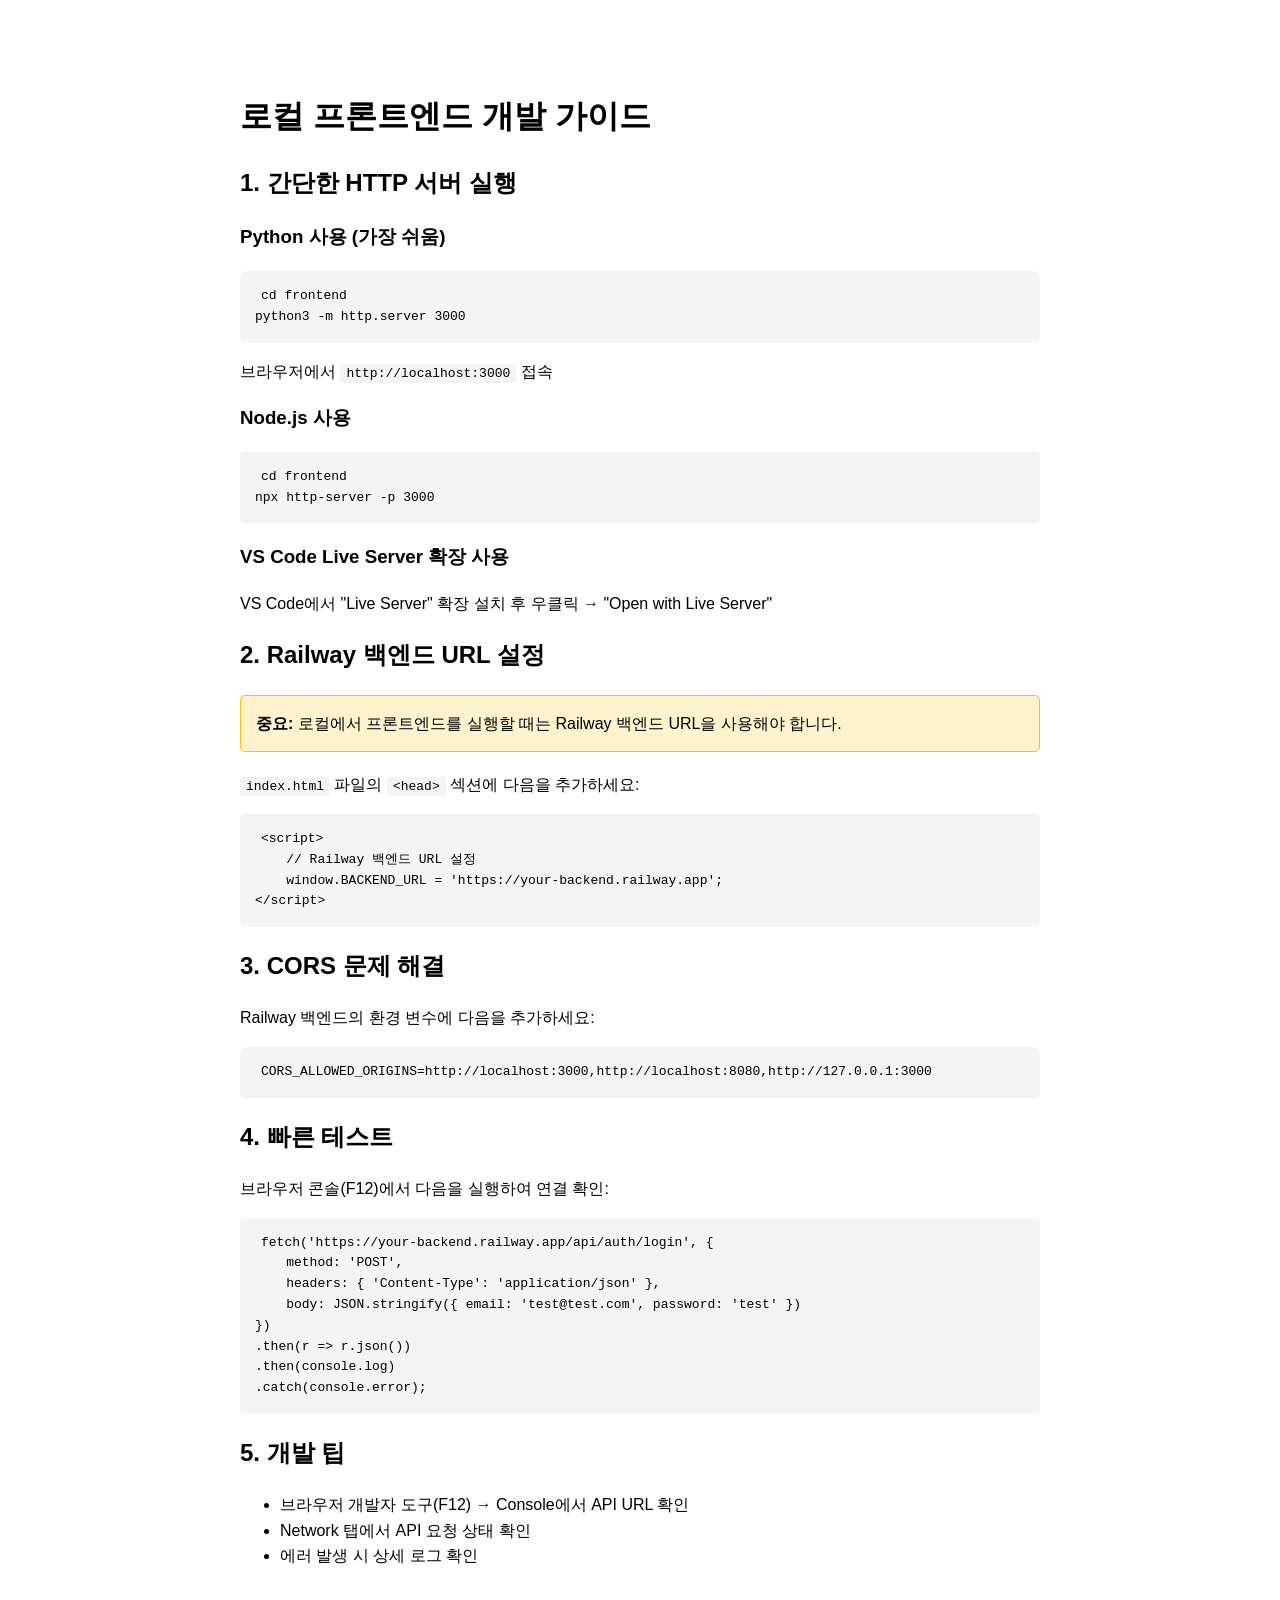
<file: frontend/local-dev.html>
<!DOCTYPE html>
<html lang="ko">
<head>
    <meta charset="UTF-8">
    <meta name="viewport" content="width=device-width, initial-scale=1.0">
    <title>로컬 개발 가이드</title>
    <style>
        body {
            font-family: Arial, sans-serif;
            max-width: 800px;
            margin: 50px auto;
            padding: 20px;
            line-height: 1.6;
        }
        code {
            background: #f4f4f4;
            padding: 2px 6px;
            border-radius: 3px;
        }
        pre {
            background: #f4f4f4;
            padding: 15px;
            border-radius: 5px;
            overflow-x: auto;
        }
        .warning {
            background: #fff3cd;
            border: 1px solid #ffc107;
            padding: 15px;
            border-radius: 5px;
            margin: 20px 0;
        }
    </style>
</head>
<body>
    <h1>로컬 프론트엔드 개발 가이드</h1>
    
    <h2>1. 간단한 HTTP 서버 실행</h2>
    
    <h3>Python 사용 (가장 쉬움)</h3>
    <pre><code>cd frontend
python3 -m http.server 3000</code></pre>
    <p>브라우저에서 <code>http://localhost:3000</code> 접속</p>
    
    <h3>Node.js 사용</h3>
    <pre><code>cd frontend
npx http-server -p 3000</code></pre>
    
    <h3>VS Code Live Server 확장 사용</h3>
    <p>VS Code에서 "Live Server" 확장 설치 후 우클릭 → "Open with Live Server"</p>
    
    <h2>2. Railway 백엔드 URL 설정</h2>
    
    <div class="warning">
        <strong>중요:</strong> 로컬에서 프론트엔드를 실행할 때는 Railway 백엔드 URL을 사용해야 합니다.
    </div>
    
    <p><code>index.html</code> 파일의 <code>&lt;head&gt;</code> 섹션에 다음을 추가하세요:</p>
    
    <pre><code>&lt;script&gt;
    // Railway 백엔드 URL 설정
    window.BACKEND_URL = 'https://your-backend.railway.app';
&lt;/script&gt;</code></pre>
    
    <h2>3. CORS 문제 해결</h2>
    
    <p>Railway 백엔드의 환경 변수에 다음을 추가하세요:</p>
    
    <pre><code>CORS_ALLOWED_ORIGINS=http://localhost:3000,http://localhost:8080,http://127.0.0.1:3000</code></pre>
    
    <h2>4. 빠른 테스트</h2>
    
    <p>브라우저 콘솔(F12)에서 다음을 실행하여 연결 확인:</p>
    
    <pre><code>fetch('https://your-backend.railway.app/api/auth/login', {
    method: 'POST',
    headers: { 'Content-Type': 'application/json' },
    body: JSON.stringify({ email: 'test@test.com', password: 'test' })
})
.then(r => r.json())
.then(console.log)
.catch(console.error);</code></pre>
    
    <h2>5. 개발 팁</h2>
    
    <ul>
        <li>브라우저 개발자 도구(F12) → Console에서 API URL 확인</li>
        <li>Network 탭에서 API 요청 상태 확인</li>
        <li>에러 발생 시 상세 로그 확인</li>
    </ul>
</body>
</html>
</file>
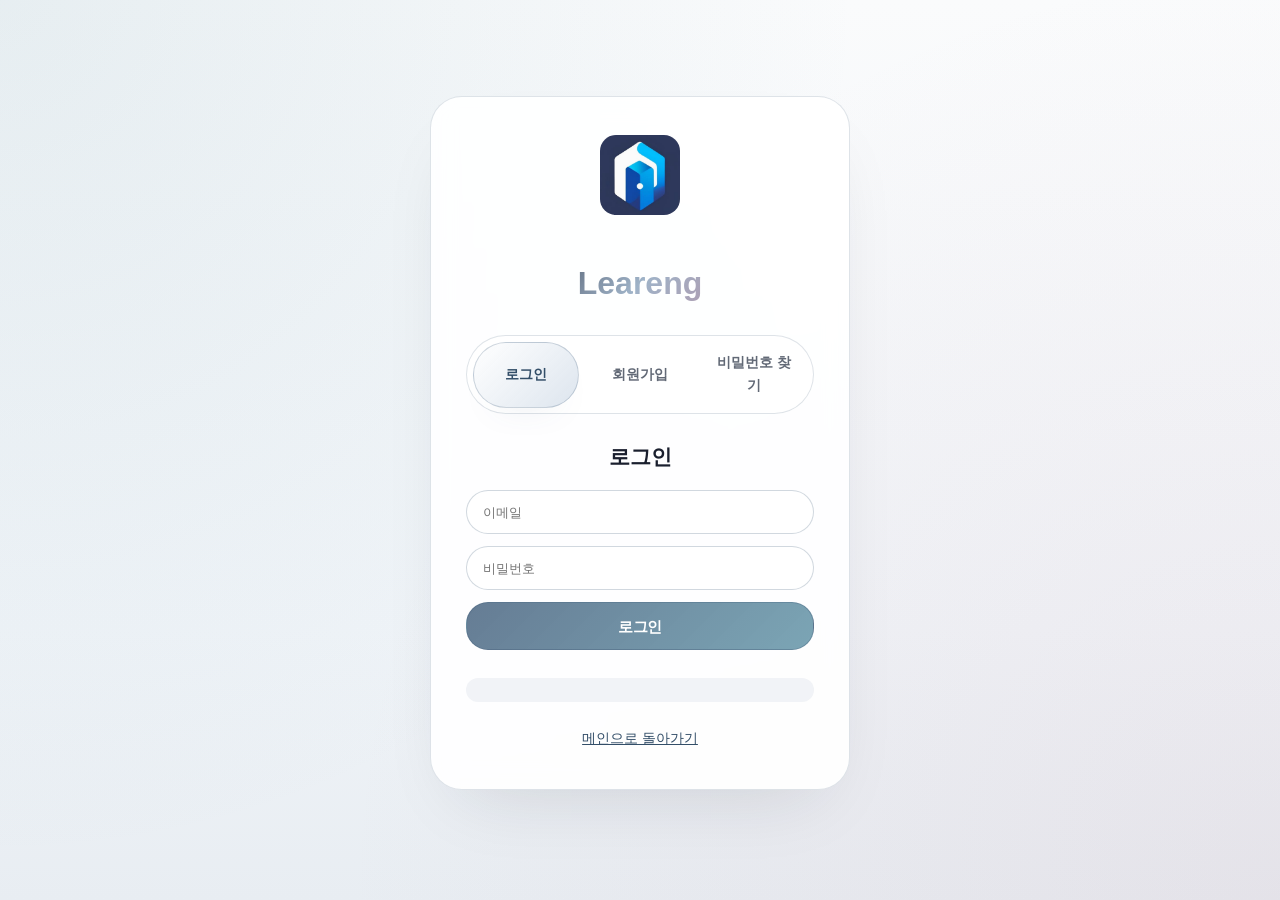
<file: frontend/login.html>
<!DOCTYPE html>
<html lang="ko">
<head>
    <meta charset="UTF-8">
    <meta name="viewport" content="width=device-width, initial-scale=1.0">
    <title>로그인 - Leareng</title>
    <link rel="stylesheet" href="css/styles.css">
    <script>
        // Railway 백엔드 URL 설정 (프로토콜 포함)
        // 배포 시 실제 백엔드 도메인으로 변경하세요
        window.BACKEND_URL = 'https://leareng-backend-production.up.railway.app';
        
        // 디버깅용: API URL 확인
        console.log('Backend URL:', window.BACKEND_URL);
    </script>
</head>
<body>
    <div class="auth-container">
        <div class="auth-logo">
            <img src="assets/logo.png" alt="Leareng Logo" class="logo-image-auth">
        </div>
        <h1>Leareng</h1>
        
        <div class="auth-tabs">
            <button class="auth-tab-item active" data-tab="login">로그인</button>
            <button class="auth-tab-item" data-tab="register">회원가입</button>
            <button class="auth-tab-item" data-tab="reset">비밀번호 찾기</button>
        </div>

        <!-- 로그인 -->
        <div id="loginTab" class="auth-tab-content active">
            <h2>로그인</h2>
            <form id="loginForm">
                <input type="email" id="loginEmail" placeholder="이메일" required>
                <input type="password" id="loginPassword" placeholder="비밀번호" required>
                <button type="submit" class="btn-primary">로그인</button>
            </form>
            <div id="loginMessage" class="message"></div>
        </div>

        <!-- 회원가입 -->
        <div id="registerTab" class="auth-tab-content">
            <h2>회원가입</h2>
            <div id="verificationSection" style="display: none;">
                <div style="text-align: center; padding: 1rem 0;">
                    <div style="font-size: 2.5rem; color: #6366F1; margin-bottom: 1rem;">📧</div>
                    <h3 style="color: var(--text-primary); margin-bottom: 0.5rem;">인증 이메일을 확인해주세요</h3>
                    <p id="verificationEmail" style="color: var(--text-secondary); margin-bottom: 1.5rem;"></p>
                    <p style="color: var(--text-muted); font-size: 0.9rem; margin-bottom: 1.5rem;">이메일로 발송된 링크를 클릭하여 인증을 완료해주세요.</p>
                    <button id="resendBtn" class="btn-secondary">인증 이메일 재발송</button>
                </div>
            </div>
            <form id="registerForm" style="display: block;">
                <input type="email" id="registerEmail" placeholder="이메일" required>
                <input type="password" id="registerPassword" placeholder="비밀번호 (8자 이상)" required>
                <input type="password" id="registerPasswordConfirm" placeholder="비밀번호 확인" required>
                <button type="submit" class="btn-primary">가입하기</button>
            </form>
            <div id="registerMessage" class="message"></div>
        </div>

        <!-- 비밀번호 재설정 -->
        <div id="resetTab" class="auth-tab-content">
            <h2>비밀번호 재설정</h2>
            <div id="resetCodeSection" style="display: none;">
                <div style="text-align: center; padding: 1rem 0;">
                    <div style="font-size: 2.5rem; color: #6366F1; margin-bottom: 1rem;">📧</div>
                    <h3 style="color: var(--text-primary); margin-bottom: 0.5rem;">비밀번호 재설정 이메일을 확인해주세요</h3>
                    <p id="resetEmail" style="color: var(--text-secondary); margin-bottom: 1.5rem;"></p>
                    <p style="color: var(--text-muted); font-size: 0.9rem; margin-bottom: 1.5rem;">이메일로 발송된 링크를 클릭하여 비밀번호를 재설정해주세요.</p>
                </div>
            </div>
            <form id="resetForm" style="display: block;">
                <input type="email" id="resetEmailInput" placeholder="이메일" required>
                <button type="submit" class="btn-primary">비밀번호 재설정 링크 받기</button>
            </form>
            <div id="resetMessage" class="message"></div>
        </div>

        <div class="auth-footer">
            <a href="index.html">메인으로 돌아가기</a>
        </div>
    </div>

    <script src="js/api.js"></script>
    <script src="js/auth.js"></script>
    <script>
        // Tab switching
        document.querySelectorAll('.auth-tab-item').forEach(btn => {
            btn.addEventListener('click', () => {
                const tab = btn.dataset.tab;
                document.querySelectorAll('.auth-tab-item').forEach(b => b.classList.remove('active'));
                document.querySelectorAll('.auth-tab-content').forEach(c => c.classList.remove('active'));
                btn.classList.add('active');
                document.getElementById(tab + 'Tab').classList.add('active');
            });
        });
    </script>
</body>
</html>
</file>
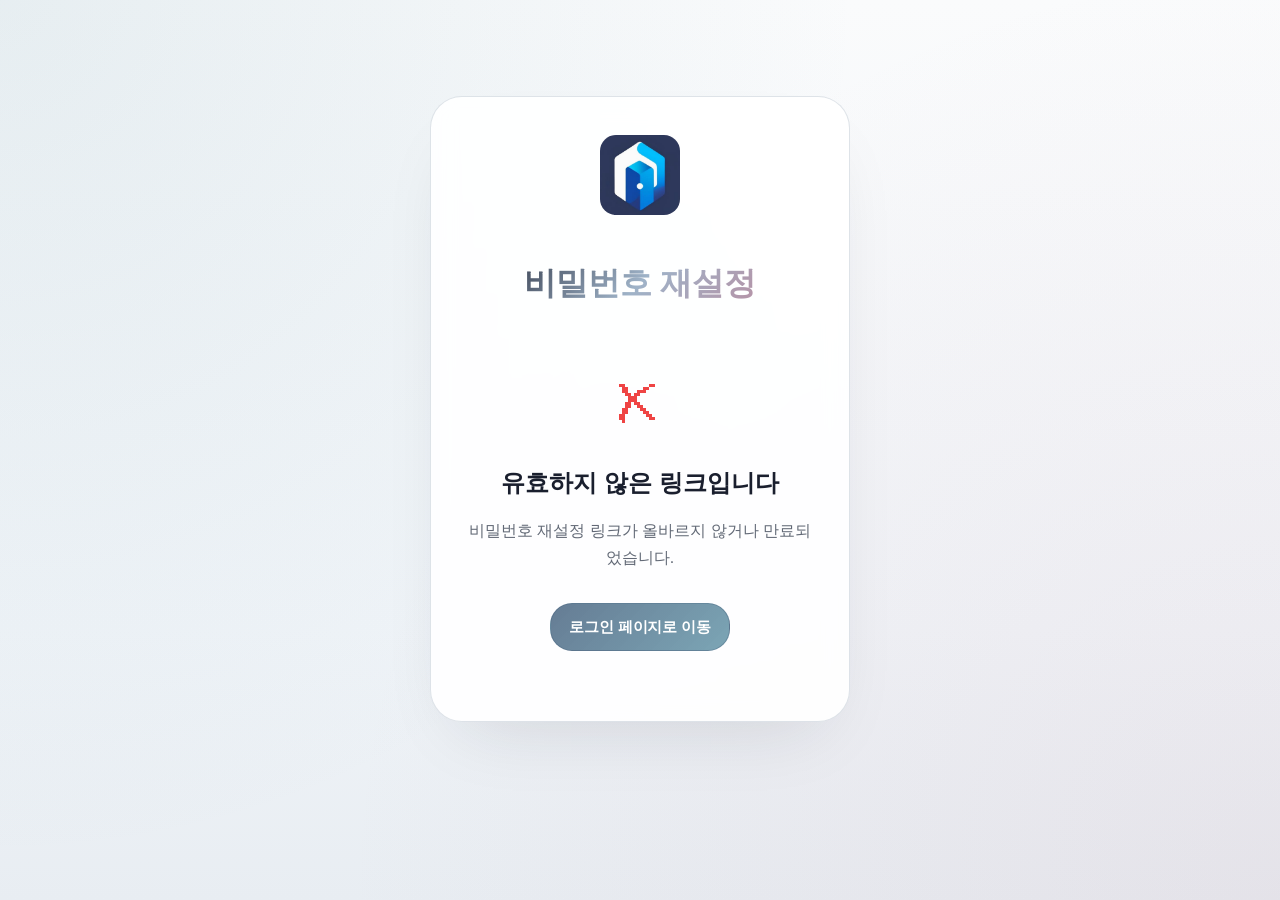
<file: frontend/reset-password.html>
<!DOCTYPE html>
<html lang="ko">
<head>
    <meta charset="UTF-8">
    <meta name="viewport" content="width=device-width, initial-scale=1.0">
    <title>비밀번호 재설정 - Leareng</title>
    <link rel="stylesheet" href="css/styles.css">
    <script>
        // Railway 백엔드 URL 설정 (프로토콜 포함)
        // 배포 시 실제 백엔드 도메인으로 변경하세요
        window.BACKEND_URL = 'https://leareng-backend-production.up.railway.app';
        
        // 디버깅용: API URL 확인
        console.log('Backend URL:', window.BACKEND_URL);
    </script>
</head>
<body>
    <div class="auth-container">
        <div class="auth-logo">
            <img src="assets/logo.png" alt="Leareng Logo" class="logo-image-auth">
        </div>
        <h1>비밀번호 재설정</h1>
        <div id="resetPasswordForm">
            <form id="resetForm">
                <input type="password" id="newPassword" placeholder="새 비밀번호 (8자 이상)" required>
                <input type="password" id="newPasswordConfirm" placeholder="새 비밀번호 확인" required>
                <button type="submit" class="btn-primary">비밀번호 변경</button>
            </form>
            <div id="resetMessage" class="message"></div>
        </div>
    </div>

    <script src="js/api.js"></script>
    <script src="js/auth.js"></script>
    <script>
        // URL에서 토큰 추출
        const urlParams = new URLSearchParams(window.location.search);
        const token = urlParams.get('token');
        
        if (!token) {
            document.getElementById('resetPasswordForm').innerHTML = `
                <div style="text-align: center; padding: 2rem 0;">
                    <div style="font-size: 3rem; color: #ef4444; margin-bottom: 1rem;">✗</div>
                    <h2 style="color: var(--text-primary); margin-bottom: 1rem;">유효하지 않은 링크입니다</h2>
                    <p style="color: var(--text-secondary); margin-bottom: 2rem;">비밀번호 재설정 링크가 올바르지 않거나 만료되었습니다.</p>
                    <a href="login.html" class="btn-primary" style="display: inline-block; text-decoration: none;">로그인 페이지로 이동</a>
                </div>
            `;
        } else {
            document.getElementById('resetForm').addEventListener('submit', async (e) => {
                e.preventDefault();
                const newPassword = document.getElementById('newPassword').value;
                const newPasswordConfirm = document.getElementById('newPasswordConfirm').value;
                const messageEl = document.getElementById('resetMessage');

                if (newPassword !== newPasswordConfirm) {
                    messageEl.textContent = '비밀번호가 일치하지 않습니다.';
                    messageEl.className = 'message error';
                    return;
                }

                if (newPassword.length < 8) {
                    messageEl.textContent = '비밀번호는 8자 이상이어야 합니다.';
                    messageEl.className = 'message error';
                    return;
                }

                try {
                    await authManager.resetPassword(token, newPassword);
                    messageEl.textContent = '비밀번호가 성공적으로 변경되었습니다!';
                    messageEl.className = 'message success';
                    setTimeout(() => {
                        window.location.href = 'login.html';
                    }, 2000);
                } catch (error) {
                    messageEl.textContent = error.message || '비밀번호 재설정 중 오류가 발생했습니다.';
                    messageEl.className = 'message error';
                }
            });
        }
    </script>
</body>
</html>
</file>
<file: frontend/css/styles.css>
/* ============================================
   Perplexity-inspired Leareng UI
   ============================================ */

:root {
    --brand-50: #F0F4F8;
    --brand-100: #D9E2EC;
    --brand-200: #BCCCDC;
    --brand-300: #9FB3C8;
    --brand-400: #829AB1;
    --brand-500: #627D98;
    --brand-600: #486581;
    --brand-700: #334E68;
    --accent-pink: #C08497;
    --accent-cyan: #5B8FA3;
    --accent-blue: #4A6FA5;
    --slate-900: #1A1F2E;
    --slate-800: #2D3748;
    --slate-700: #4A5568;
    --slate-600: #718096;
    --slate-500: #A0AEC0;
    --slate-400: #CBD5E0;
    --slate-300: #E2E8F0;
    --slate-200: #EDF2F7;
    --slate-100: #F7FAFC;
    --slate-50: #FAFBFC;
    --surface-base: rgba(250, 251, 252, 0.85);
    --surface-card: rgba(247, 250, 252, 0.80);
    --surface-tile: rgba(255, 255, 255, 0.90);
    --glass-border: rgba(74, 101, 129, 0.18);
    --glass-sheen: rgba(255, 255, 255, 0.65);
    --text-primary: #1A1F2E;
    --text-secondary: rgba(45, 55, 72, 0.75);
    --text-muted: rgba(113, 128, 150, 0.65);
    --font-sans: 'Inter', -apple-system, BlinkMacSystemFont, 'Segoe UI', 'Roboto', sans-serif;
    --radius-lg: 22px;
    --radius-xl: 32px;
    --radius-full: 9999px;
    --spacing-xs: 0.35rem;
    --spacing-sm: 0.65rem;
    --spacing-md: 1rem;
    --spacing-lg: 1.5rem;
    --spacing-xl: 2.2rem;
    --spacing-2xl: 3rem;
    --transition-fast: 150ms cubic-bezier(0.4, 0, 0.2, 1);
    --transition-base: 220ms cubic-bezier(0.4, 0, 0.2, 1);
    --transition-slow: 420ms cubic-bezier(0.3, 0.8, 0.2, 1);
    --shadow-glow: 0 35px 60px -25px rgba(99, 102, 241, 0.7);
    --shadow-soft: 0 40px 80px -45px rgba(15, 23, 42, 0.85);
}

* {
    margin: 0;
    padding: 0;
    box-sizing: border-box;
}

html {
    font-size: 16px;
    scroll-behavior: smooth;
    -webkit-font-smoothing: antialiased;
    -moz-osx-font-smoothing: grayscale;
    overflow-y: scroll;
    height: auto;
    min-height: 100%;
}

body {
    font-family: var(--font-sans);
    background:
        radial-gradient(circle at top left, rgba(91, 143, 163, 0.12) 0%, rgba(250, 251, 252, 0) 55%),
        radial-gradient(circle at bottom right, rgba(192, 132, 151, 0.10) 0%, rgba(250, 251, 252, 0) 60%),
        linear-gradient(180deg, #FAFBFC 0%, #F0F4F8 70%, #E8EDF2 100%);
    color: var(--text-primary);
    min-height: 100vh;
    line-height: 1.65;
    overflow-x: hidden;
    overflow-y: visible;
    position: relative;
}

a {
    color: inherit;
    text-decoration: none;
}

button {
    font: inherit;
    border: none;
    background: none;
    cursor: pointer;
}

/* --------------------------------------------
   Background elements
   -------------------------------------------- */
.perplexity-backdrop {
    position: absolute;
    inset: 0;
    overflow: hidden;
    pointer-events: none;
    z-index: -2;
}

.perplexity-orb {
    position: absolute;
    border-radius: 50%;
    filter: blur(90px);
    opacity: 0.55;
    transform: translate3d(0, 0, 0);
}

.orb-primary {
    top: -180px;
    left: -140px;
    width: 340px;
    height: 340px;
    background: radial-gradient(circle at 30% 30%, rgba(91, 143, 163, 0.35), rgba(250, 251, 252, 0) 70%);
}

.orb-secondary {
    right: -160px;
    bottom: -220px;
    width: 420px;
    height: 420px;
    background: radial-gradient(circle at 70% 70%, rgba(192, 132, 151, 0.25), rgba(91, 143, 163, 0.15) 45%, rgba(250, 251, 252, 0) 75%);
}

.perplexity-grid {
    position: absolute;
    inset: 0;
    background-image: radial-gradient(rgba(113, 128, 150, 0.08) 1px, transparent 0);
    background-size: 34px 34px;
    opacity: 0.35;
    mask-image: radial-gradient(circle at center, rgba(255, 255, 255, 0.75), transparent 70%);
}

/* --------------------------------------------
   Glassmorphism tokens
   -------------------------------------------- */
.glass-panel {
    background: var(--surface-base);
    border: 1px solid var(--glass-border);
    backdrop-filter: blur(16px);
    -webkit-backdrop-filter: blur(16px);
    box-shadow: 0 18px 40px -32px rgba(26, 31, 46, 0.22);
}

.glass-card {
    position: relative;
    background: var(--surface-card);
    border-radius: var(--radius-xl);
    border: 1px solid var(--glass-border);
    backdrop-filter: blur(18px);
    -webkit-backdrop-filter: blur(18px);
    box-shadow: 0 22px 48px -34px rgba(26, 31, 46, 0.18);
    padding: var(--spacing-xl);
    overflow: hidden;
}

.glass-card::after {
    content: '';
    position: absolute;
    inset: 0;
    border-radius: inherit;
    background: linear-gradient(135deg, rgba(255, 255, 255, 0.6) 0%, rgba(255, 255, 255, 0) 60%);
    opacity: 0.55;
    pointer-events: none;
}

.glass-tile {
    background: var(--surface-tile);
    border: 1px solid rgba(148, 163, 184, 0.16);
    border-radius: var(--radius-lg);
    padding: var(--spacing-md);
    box-shadow: inset 0 1px 0 rgba(255, 255, 255, 0.6);
    position: relative;
    overflow: hidden;
}

.subscription-info.glass-tile,
.account-info.glass-tile,
.benefits-section.glass-tile,
.subscription-steps.glass-tile {
    overflow: visible;
}

.glass-tile::after {
    content: '';
    position: absolute;
    inset: 0;
    border-radius: inherit;
    background: linear-gradient(135deg, rgba(255, 255, 255, 0.4), transparent 65%);
    pointer-events: none;
}

.btn-glow {
    box-shadow: 0 20px 45px -25px rgba(99, 102, 241, 0.85);
}

/* --------------------------------------------
   Navigation
   -------------------------------------------- */
.navbar {
    position: sticky;
    top: 0;
    z-index: 60;
    border-bottom: 1px solid rgba(113, 128, 150, 0.20);
    background: rgba(250, 251, 252, 0.88);
    backdrop-filter: blur(18px);
    -webkit-backdrop-filter: blur(18px);
}

.nav-container {
    max-width: 1200px;
    margin: 0 auto;
    padding: 1.1rem 1.5rem;
    display: flex;
    justify-content: space-between;
    align-items: center;
    gap: 1.5rem;
}

.nav-brand {
    display: flex;
    align-items: center;
    gap: 1rem;
}

.brand-icon {
    width: 52px;
    height: 52px;
    display: flex;
    align-items: center;
    justify-content: center;
    border-radius: 18px;
    background: linear-gradient(135deg, rgba(74, 101, 129, 0.85), rgba(192, 132, 151, 0.70));
    color: #FFFFFF;
    font-size: 1.3rem;
    box-shadow: 0 16px 36px -20px rgba(74, 101, 129, 0.40);
    overflow: hidden;
    padding: 4px;
}

.logo-image {
    width: 100%;
    height: 100%;
    object-fit: contain;
    border-radius: 14px;
}

.brand-meta {
    display: flex;
    flex-direction: column;
    gap: 0.25rem;
}

.nav-brand h1 {
    font-size: 1.65rem;
    font-weight: 700;
    letter-spacing: -0.02em;
    color: var(--text-primary);
}

.nav-subtitle {
    font-size: 0.9rem;
    color: var(--text-muted);
}

.nav-actions {
    display: flex;
    align-items: center;
    gap: 1.25rem;
}

.user-profile {
    display: flex;
    align-items: center;
    gap: 0.75rem;
    color: var(--text-secondary);
}

.user-email {
    font-size: 0.95rem;
    font-weight: 500;
    color: var(--text-secondary);
}

.admin-link {
    display: inline-flex;
    align-items: center;
    gap: 0.4rem;
    padding: 0.45rem 1rem;
    border-radius: var(--radius-full);
    border: 1px solid rgba(74, 101, 129, 0.30);
    background: rgba(74, 101, 129, 0.10);
    color: var(--brand-700);
    font-size: 0.85rem;
    transition: all var(--transition-fast);
}

.admin-link:hover {
    background: rgba(74, 101, 129, 0.16);
    border-color: rgba(74, 101, 129, 0.45);
    color: var(--brand-700);
}

.btn-icon,
.btn-primary,
.btn-secondary,
.btn-subscribe {
    display: inline-flex;
    align-items: center;
    justify-content: center;
    gap: 0.55rem;
    padding: 0.65rem 1.15rem;
    border-radius: var(--radius-lg);
    font-weight: 600;
    font-size: 0.95rem;
    letter-spacing: -0.01em;
    transition: all var(--transition-base);
    color: var(--text-primary);
}

.btn-icon {
    border: 1px solid rgba(113, 128, 150, 0.30);
    background: rgba(255, 255, 255, 0.70);
    box-shadow: inset 0 1px 0 rgba(255, 255, 255, 0.6);
}

.btn-icon:hover {
    border-color: rgba(74, 101, 129, 0.50);
    transform: translateY(-1px);
}

.btn-primary {
    background: linear-gradient(135deg, rgba(74, 101, 129, 0.85), rgba(91, 143, 163, 0.80));
    border: 1px solid rgba(74, 101, 129, 0.40);
    color: #FFFFFF;
}

.btn-primary:hover {
    background: linear-gradient(135deg, rgba(74, 101, 129, 0.95), rgba(91, 143, 163, 0.90));
    transform: translateY(-1px);
}

.btn-secondary {
    background: rgba(74, 101, 129, 0.08);
    border: 1px solid rgba(74, 101, 129, 0.20);
    color: var(--brand-700);
}

.btn-secondary:hover {
    background: rgba(74, 101, 129, 0.14);
    border-color: rgba(74, 101, 129, 0.35);
    color: var(--brand-700);
    transform: translateY(-1px);
}

.btn-subscribe {
    width: 100%;
    margin-top: 1.25rem;
    padding: 0.85rem 1.25rem;
    background: linear-gradient(135deg, rgba(74, 101, 129, 0.90), rgba(91, 143, 163, 0.80));
    border: 1px solid rgba(74, 101, 129, 0.40);
    color: #FFFFFF;
}

.btn-subscribe:hover {
    transform: translateY(-2px);
    box-shadow: 0 25px 45px -25px rgba(91, 143, 163, 0.50);
}

/* --------------------------------------------
   Layout
   -------------------------------------------- */
.app-wrapper {
    position: relative;
    max-width: 1800px;
    margin: 0 auto;
    padding: 7.5rem 1.5rem 4rem;
    display: grid;
    grid-template-columns: 320px minmax(0, 1fr);
    gap: 2.5rem;
}

.app-sidebar {
    display: flex;
    flex-direction: column;
    gap: 1.5rem;
    position: sticky;
    top: 120px;
    align-self: start;
}

.translation-sidebar-card {
    max-height: 500px;
    overflow: hidden;
    display: flex;
    flex-direction: column;
}

.translation-sidebar-card .card-header {
    display: flex;
    justify-content: space-between;
    align-items: center;
    padding-bottom: 1rem;
    border-bottom: 1px solid rgba(74, 101, 129, 0.1);
}

.translation-sidebar-content {
    flex: 1;
    overflow-y: auto;
}

.sidebar-card {
    display: flex;
    flex-direction: column;
    gap: 1.5rem;
}

.card-header {
    display: flex;
    flex-direction: column;
    gap: 0.75rem;
}

.card-header h3 {
    font-size: 1.18rem;
    font-weight: 600;
    color: var(--text-primary);
}

.card-badge {
    display: inline-flex;
    align-items: center;
    gap: 0.45rem;
    padding: 0.4rem 1rem;
    border-radius: var(--radius-full);
    font-size: 0.75rem;
    text-transform: uppercase;
    letter-spacing: 0.08em;
    background: rgba(74, 101, 129, 0.10);
    border: 1px solid rgba(74, 101, 129, 0.25);
    color: var(--brand-700);
}

.card-badge.neutral {
    background: rgba(148, 163, 184, 0.12);
    border-color: rgba(148, 163, 184, 0.24);
    color: var(--text-secondary);
}

.stats-grid {
    display: grid;
    grid-template-columns: repeat(2, minmax(0, 1fr));
    gap: 1rem;
}

.stat-item {
    display: flex;
    align-items: center;
    gap: 1rem;
    padding: 1rem;
    background: rgba(255, 255, 255, 0.88);
    border-radius: var(--radius-lg);
    border: 1px solid rgba(148, 163, 184, 0.16);
    box-shadow: inset 0 1px 0 rgba(255, 255, 255, 0.8);
}

.stat-item > div:not(.stat-icon) {
    min-width: 0;
    flex: 1;
}

.stat-icon {
    width: 48px;
    height: 48px;
    display: flex;
    align-items: center;
    justify-content: center;
    border-radius: 16px;
    background: rgba(74, 101, 129, 0.14);
    color: var(--brand-700);
}

.stat-value {
    font-size: 1.75rem;
    font-weight: 700;
    background: linear-gradient(135deg, #9FB3C8 0%, #C08497 55%, #5B8FA3 100%);
    -webkit-background-clip: text;
    -webkit-text-fill-color: transparent;
    background-clip: text;
}

.stat-label {
    font-size: 0.85rem;
    color: var(--text-muted);
    margin-top: 0.2rem;
    white-space: nowrap;
    word-break: keep-all;
}

.subscription-status {
    display: flex;
    flex-direction: column;
    gap: 1rem;
}

.status-badge {
    display: flex;
    align-items: center;
    gap: 0.85rem;
    padding: 0.85rem 1rem;
    border-radius: var(--radius-lg);
    background: rgba(217, 226, 236, 0.50);
    border: 1px solid rgba(74, 101, 129, 0.28);
    color: var(--brand-700);
}

.status-badge.success {
    background: rgba(187, 247, 208, 0.45);
    border-color: rgba(34, 197, 94, 0.25);
    color: #166534;
}

.status-badge.info {
    background: rgba(217, 226, 236, 0.50);
    border-color: rgba(74, 101, 129, 0.28);
    color: var(--brand-700);
}

.badge-icon {
    font-size: 1.35rem;
    font-weight: 700;
}

.badge-content {
    display: flex;
    flex-direction: column;
    gap: 0.2rem;
}

.badge-title {
    font-size: 0.92rem;
    font-weight: 600;
    color: var(--brand-700);
}

.badge-subtitle {
    font-size: 0.82rem;
    color: var(--text-secondary);
}

.app-main {
    display: flex;
    flex-direction: column;
    gap: 2.5rem;
}

/* --------------------------------------------
   Hero panel
   -------------------------------------------- */
.hero-panel {
    display: grid;
    grid-template-columns: minmax(0, 1fr) 280px;
    gap: 2.4rem;
    align-items: center;
    padding: 2.75rem;
}

.hero-content {
    display: flex;
    flex-direction: column;
    gap: 1.1rem;
}

.hero-chip,
.modal-chip {
    display: inline-flex;
    align-items: center;
    gap: 0.4rem;
    padding: 0.4rem 0.95rem;
    border-radius: var(--radius-full);
    background: rgba(217, 226, 236, 0.60);
    border: 1px solid rgba(91, 143, 163, 0.35);
    color: var(--brand-700);
    font-size: 0.75rem;
    letter-spacing: 0.08em;
    text-transform: uppercase;
}

.hero-content h2 {
    font-size: clamp(1.9rem, 2vw + 2rem, 3rem);
    line-height: 1.15;
    font-weight: 700;
}

.gradient-text {
    background: linear-gradient(135deg, #9FB3C8 0%, #C08497 45%, #5B8FA3 100%);
    -webkit-background-clip: text;
    -webkit-text-fill-color: transparent;
    background-clip: text;
}

.hero-content p {
    font-size: 1rem;
    color: var(--text-secondary);
    max-width: 540px;
}

.hero-cta {
    display: flex;
    flex-direction: column;
    gap: 1.1rem;
}

.cta-card {
    font-size: 0.95rem;
    color: var(--text-secondary);
    line-height: 1.55;
}

.cta-card i {
    font-size: 1.1rem;
    color: #C08497;
}

.cta-actions {
    display: flex;
    gap: 0.9rem;
    flex-wrap: wrap;
}

/* --------------------------------------------
   Mode selector & panels
   -------------------------------------------- */
.mode-selector {
    display: grid;
    grid-template-columns: repeat(3, minmax(0, 1fr));
    padding: 0.4rem;
    border-radius: var(--radius-xl);
    background: rgba(255, 255, 255, 0.80);
    border: 1px solid var(--glass-border);
    box-shadow: inset 0 1px 0 rgba(255, 255, 255, 0.8);
}

.mode-btn {
    display: flex;
    align-items: center;
    justify-content: center;
    gap: 0.55rem;
    padding: 0.85rem 1rem;
    border-radius: calc(var(--radius-xl) - 6px);
    font-size: 0.95rem;
    font-weight: 600;
    color: var(--text-secondary);
    transition: all var(--transition-base);
}

.mode-btn:hover {
    color: var(--brand-700);
    background: rgba(74, 101, 129, 0.10);
    transform: translateY(-1px);
}

.mode-btn.active {
    color: var(--brand-700);
    background: linear-gradient(135deg, rgba(255, 255, 255, 0.95), rgba(217, 226, 236, 0.90));
    box-shadow: 0 16px 36px -28px rgba(74, 101, 129, 0.40);
    border: 1px solid rgba(74, 101, 129, 0.25);
}

.mode-panel {
    display: none;
}

.mode-panel.active {
    display: block;
    animation: fadeInUp 0.35s ease;
}

@keyframes fadeInUp {
    from {
        opacity: 0;
        transform: translateY(16px);
    }
    to {
        opacity: 1;
        transform: translateY(0);
    }
}

.panel-header {
    display: flex;
    flex-direction: column;
    gap: 0.35rem;
    margin-bottom: 1.75rem;
}

.panel-header h2 {
    font-size: 1.7rem;
    font-weight: 600;
}

.panel-header p {
    color: var(--text-secondary);
    font-size: 0.95rem;
}

/* --------------------------------------------
   Study mode / library
   -------------------------------------------- */
.study-container,
.library-container {
    min-height: 420px;
    border: 1px solid var(--glass-border);
}

.study-content {
    min-height: 320px;
}

.empty-state {
    display: flex;
    flex-direction: column;
    align-items: center;
    justify-content: center;
    gap: 1rem;
    text-align: center;
    padding: 3.2rem 1.5rem;
    color: var(--text-muted);
}

.empty-icon {
    width: 74px;
    height: 74px;
    display: flex;
    align-items: center;
    justify-content: center;
    background: rgba(217, 226, 236, 0.55);
    color: var(--brand-700);
    border-radius: 24px;
    font-size: 1.45rem;
    box-shadow: inset 0 1px 0 rgba(255, 255, 255, 0.8);
}

.empty-state h3 {
    font-size: 1.25rem;
    font-weight: 600;
    color: var(--text-primary);
}

.study-passages-grid,
.passages-grid {
    display: grid;
    gap: 1.35rem;
}

.study-passages-grid {
    grid-template-columns: repeat(auto-fit, minmax(260px, 1fr));
}

.passages-grid {
    grid-template-columns: repeat(auto-fit, minmax(280px, 1fr));
}

.study-passage-card,
.passage-card {
    background: rgba(255, 255, 255, 0.88);
    border: 1px solid var(--glass-border);
    border-radius: var(--radius-lg);
    padding: 1.5rem;
    display: flex;
    flex-direction: column;
    gap: 1rem;
    transition: all var(--transition-base);
    box-shadow: 0 14px 32px -26px rgba(74, 101, 129, 0.35);
    position: relative;
}

.study-passage-card:hover,
.passage-card:hover {
    border-color: rgba(74, 101, 129, 0.40);
    transform: translateY(-4px);
    box-shadow: 0 22px 40px -32px rgba(74, 101, 129, 0.50);
}

/* 문제 상태별 스타일 */
.study-passage-card.has-questions {
    border: 2px solid rgba(16, 185, 129, 0.5);
    background: linear-gradient(135deg, rgba(255, 255, 255, 0.95), rgba(16, 185, 129, 0.05));
    box-shadow: 0 14px 32px -26px rgba(16, 185, 129, 0.35);
}

.study-passage-card.has-questions:hover {
    border-color: rgba(16, 185, 129, 0.7);
    box-shadow: 0 22px 40px -32px rgba(16, 185, 129, 0.50);
}

.study-passage-card.no-questions {
    border: 1px solid rgba(148, 163, 184, 0.3);
    background: rgba(255, 255, 255, 0.75);
    opacity: 0.85;
}

.study-passage-card.no-questions:hover {
    border-color: rgba(148, 163, 184, 0.5);
    opacity: 0.95;
}

.study-passage-card.generating-questions {
    border: 2px solid rgba(59, 130, 246, 0.6);
    background: linear-gradient(135deg, rgba(255, 255, 255, 0.95), rgba(59, 130, 246, 0.08));
    box-shadow: 0 14px 32px -26px rgba(59, 130, 246, 0.35);
    animation: generatingPulse 2s ease-in-out infinite;
}

.study-passage-card.generating-questions:hover {
    border-color: rgba(59, 130, 246, 0.8);
    box-shadow: 0 22px 40px -32px rgba(59, 130, 246, 0.50);
}

@keyframes generatingPulse {
    0%, 100% {
        box-shadow: 0 14px 32px -26px rgba(59, 130, 246, 0.35);
    }
    50% {
        box-shadow: 0 14px 32px -26px rgba(59, 130, 246, 0.55), 0 0 20px rgba(59, 130, 246, 0.3);
    }
}

/* 카드 헤더 상태 영역 */
.card-header-status {
    display: flex;
    align-items: center;
    justify-content: space-between;
    margin-bottom: 0.5rem;
}

.passage-status-icon {
    font-size: 1.5rem;
    display: flex;
    align-items: center;
    justify-content: center;
}

.study-passage-card.has-questions .passage-status-icon {
    color: #10b981;
}

.study-passage-card.no-questions .passage-status-icon {
    color: #94a3b8;
}

.study-passage-card.generating-questions .passage-status-icon {
    color: #3b82f6;
}

/* 상태 배지 */
.passage-status {
    margin-top: 0.5rem;
    display: flex;
    align-items: center;
    justify-content: flex-start;
}

.passage-status-badge {
    display: inline-flex;
    align-items: center;
    gap: 0.4rem;
    padding: 0.35rem 0.75rem;
    border-radius: var(--radius-full);
    font-size: 0.75rem;
    font-weight: 600;
    letter-spacing: 0.02em;
}

.passage-status-badge.status-ready {
    background: rgba(16, 185, 129, 0.15);
    border: 1px solid rgba(16, 185, 129, 0.3);
    color: #059669;
}

.passage-status-badge.status-empty {
    background: rgba(148, 163, 184, 0.15);
    border: 1px solid rgba(148, 163, 184, 0.3);
    color: #64748b;
}

.passage-status-badge.status-generating {
    background: rgba(59, 130, 246, 0.15);
    border: 1px solid rgba(59, 130, 246, 0.3);
    color: #2563eb;
    animation: badgePulse 1.5s ease-in-out infinite;
}

@keyframes badgePulse {
    0%, 100% {
        opacity: 1;
    }
    50% {
        opacity: 0.7;
    }
}

.study-passage-card h4,
.passage-card h4 {
    font-size: 1.1rem;
    font-weight: 600;
    color: var(--text-primary);
}

.study-passage-card p,
.passage-card p {
    color: var(--text-secondary);
    font-size: 0.92rem;
    line-height: 1.6;
}

.card-header {
    flex-direction: row;
    justify-content: space-between;
    align-items: center;
}

.card-date {
    font-size: 0.85rem;
    color: var(--text-muted);
}

.card-actions,
.action-buttons {
    display: flex;
    gap: 0.75rem;
    flex-wrap: wrap;
}

.action-buttons {
    justify-content: flex-end;
}

/* --------------------------------------------
   Create mode
   -------------------------------------------- */
.create-tabs {
    display: grid;
    grid-template-columns: repeat(2, minmax(0, 1fr));
    gap: 0.45rem;
    padding: 0.45rem;
    border-radius: var(--radius-xl);
    background: rgba(255, 255, 255, 0.82);
    border: 1px solid var(--glass-border);
    box-shadow: inset 0 1px 0 rgba(255, 255, 255, 0.8);
}

.create-tab {
    display: flex;
    align-items: center;
    justify-content: center;
    gap: 0.6rem;
    padding: 0.85rem 1rem;
    border-radius: calc(var(--radius-xl) - 6px);
    font-size: 0.92rem;
    font-weight: 600;
    color: var(--text-secondary);
    transition: all var(--transition-base);
    background: transparent;
}

.create-tab:hover {
    color: var(--brand-700);
    background: rgba(74, 101, 129, 0.10);
}

.create-tab.active {
    color: var(--brand-700);
    background: linear-gradient(135deg, rgba(255, 255, 255, 0.96), rgba(217, 226, 236, 0.90));
    border: 1px solid rgba(74, 101, 129, 0.22);
    box-shadow: 0 16px 36px -28px rgba(74, 101, 129, 0.35);
}

.create-content {
    display: none;
    margin-top: 1.75rem;
}

.create-content.active {
    display: block;
    animation: fadeInUp 0.35s ease;
}

.input-group {
    display: flex;
    flex-direction: column;
    gap: 0.65rem;
    margin-bottom: 1.35rem;
}

.input-group label {
    font-size: 0.9rem;
    font-weight: 600;
    color: var(--text-secondary);
}

.input-group input,
.input-group textarea {
    width: 100%;
    padding: 0.9rem 1rem;
    border-radius: var(--radius-lg);
    border: 1px solid rgba(74, 101, 129, 0.25);
    background: rgba(255, 255, 255, 0.92);
    color: var(--text-primary);
    font-size: 0.95rem;
    transition: all var(--transition-fast);
    resize: vertical;
}

.input-group input:focus,
.input-group textarea:focus {
    outline: none;
    border-color: rgba(74, 101, 129, 0.55);
    box-shadow: 0 0 0 3px rgba(74, 101, 129, 0.18);
}

.file-input {
    display: none;
}

.upload-area {
    min-height: 220px;
    text-align: center;
    padding: 2.2rem 1.5rem;
    display: flex;
    flex-direction: column;
    align-items: center;
    justify-content: center;
    gap: 1rem;
    color: var(--text-secondary);
    background: rgba(255, 255, 255, 0.88);
    border: 1px solid rgba(113, 128, 150, 0.22);
    border-radius: var(--radius-lg);
    box-shadow: inset 0 1px 0 rgba(255, 255, 255, 0.8);
}

.upload-area i {
    font-size: 2.2rem;
    color: var(--brand-600);
}

.upload-area h3 {
    font-size: 1.15rem;
    font-weight: 600;
    color: var(--text-primary);
}

.pdf-results {
    margin-top: 1.5rem;
    display: grid;
    gap: 1rem;
}

/* --------------------------------------------
   Loading & modal
   -------------------------------------------- */
.loading-overlay {
    position: fixed;
    top: 20px;
    right: 20px;
    background: rgba(255, 255, 255, 0.95);
    border: 1px solid var(--glass-border);
    border-radius: var(--radius-xl);
    padding: 1.25rem 1.5rem;
    display: flex;
    align-items: center;
    gap: 1rem;
    z-index: 80;
    box-shadow: 0 20px 40px -20px rgba(26, 31, 46, 0.25);
    backdrop-filter: blur(12px);
    -webkit-backdrop-filter: blur(12px);
    min-width: 280px;
    max-width: 400px;
    pointer-events: auto;
    animation: slideInRight 0.3s ease-out;
    transform: translateX(0);
}

@keyframes slideInRight {
    from {
        transform: translateX(100%);
        opacity: 0;
    }
    to {
        transform: translateX(0);
        opacity: 1;
    }
}

.loading-content {
    display: flex;
    flex-direction: row;
    align-items: center;
    gap: 1rem;
    width: 100%;
}

.loading-spinner {
    width: 32px;
    height: 32px;
    border-radius: 50%;
    background: conic-gradient(from 90deg, rgba(74, 101, 129, 0.30), rgba(74, 101, 129, 0.75));
    -webkit-mask: radial-gradient(farthest-side, #0000 calc(100% - 4px), #000 0);
    animation: spin 1s linear infinite;
    flex-shrink: 0;
}

@keyframes spin {
    to {
        transform: rotate(360deg);
    }
}

.loading-text {
    font-size: 0.95rem;
    font-weight: 500;
    color: var(--text-primary);
    flex: 1;
}

.modal-overlay {
    position: fixed;
    inset: 0;
    background: rgba(26, 31, 46, 0.12);
    backdrop-filter: blur(14px);
    -webkit-backdrop-filter: blur(14px);
    display: flex;
    align-items: flex-start;
    justify-content: center;
    padding: 2rem;
    z-index: 90;
    animation: fadeInUp 0.3s ease;
    overflow-y: auto;
}

.modal {
    width: 100%;
    max-width: 640px;
    max-height: 90vh;
    margin: auto;
    background: rgba(255, 255, 255, 0.94);
    border-radius: var(--radius-xl);
    border: 1px solid var(--glass-border);
    box-shadow: 0 32px 70px -32px rgba(26, 31, 46, 0.20);
    display: flex;
    flex-direction: column;
    overflow: hidden;
}

.modal-header {
    display: flex;
    align-items: center;
    justify-content: space-between;
    gap: 1.5rem;
    padding: 1.75rem 1.75rem 1.35rem;
    border-bottom: 1px solid rgba(148, 163, 184, 0.12);
}

.modal-meta {
    display: flex;
    flex-direction: column;
    gap: 0.75rem;
}

.modal-header h2 {
    font-size: 1.5rem;
    font-weight: 600;
}

.modal-close {
    width: 42px;
    height: 42px;
    border-radius: 14px;
    display: inline-flex;
    align-items: center;
    justify-content: center;
    background: rgba(255, 255, 255, 0.8);
    border: 1px solid rgba(148, 163, 184, 0.28);
    color: var(--text-secondary);
    transition: all var(--transition-fast);
}

.modal-close:hover {
    color: var(--brand-600);
    border-color: rgba(99, 102, 241, 0.35);
}

.modal-body {
    display: grid;
    gap: 1.25rem;
    padding: 1.75rem;
    overflow-y: auto;
    flex: 1;
    min-height: 0;
}

.subscription-info,
.account-info,
.benefits-section,
.subscription-steps {
    display: flex;
    flex-direction: column;
    gap: 0.75rem;
    color: var(--text-secondary);
    font-family: var(--font-sans);
    -webkit-font-smoothing: antialiased;
    -moz-osx-font-smoothing: grayscale;
}

.subscription-info {
    display: flex !important;
    visibility: visible !important;
    opacity: 1 !important;
    min-height: auto;
    overflow: visible !important;
    position: relative;
    z-index: 1;
}

.account-info,
.benefits-section,
.subscription-steps {
    display: flex !important;
    visibility: visible !important;
    opacity: 1 !important;
    min-height: auto;
    overflow: visible !important;
    position: relative;
    z-index: 1;
}

.subscription-info h3,
.account-info h4,
.benefits-section h4 {
    font-size: 1.25rem;
    font-weight: 700;
    color: var(--text-primary);
    margin: 0;
    font-family: var(--font-sans);
    display: block !important;
    visibility: visible !important;
    opacity: 1 !important;
    line-height: 1.5;
}

.subscription-info p,
.account-info p,
.benefits-section p,
.subscription-steps p {
    font-family: var(--font-sans);
    -webkit-font-smoothing: antialiased;
    -moz-osx-font-smoothing: grayscale;
    word-break: keep-all;
    overflow-wrap: break-word;
    display: block !important;
    visibility: visible !important;
    opacity: 1 !important;
}

.account-info p {
    margin: 0.5rem 0;
    line-height: 1.6;
    color: var(--text-primary);
    display: block !important;
    visibility: visible !important;
    opacity: 1 !important;
}

.account-info p strong {
    color: var(--text-primary);
    font-weight: 600;
    margin-right: 0.5rem;
}

.account-number {
    font-family: 'Courier New', monospace;
    font-size: 1.1rem;
    font-weight: 700;
    color: var(--brand-600);
    background: rgba(74, 101, 129, 0.08);
    padding: 0.25rem 0.5rem;
    border-radius: 6px;
    letter-spacing: 0.05em;
    display: inline-block !important;
    visibility: visible !important;
    opacity: 1 !important;
    position: relative;
    z-index: 2;
}

.price {
    font-size: 1.75rem;
    font-weight: 700;
    background: linear-gradient(135deg, #9FB3C8 0%, #C08497 45%, #5B8FA3 100%);
    -webkit-background-clip: text;
    -webkit-text-fill-color: transparent;
    background-clip: text;
}

.benefits-list {
    display: grid;
    gap: 0.55rem;
    list-style: none;
}

.benefits-list li {
    display: flex !important;
    align-items: center;
    gap: 0.65rem;
    visibility: visible !important;
    opacity: 1 !important;
}

.benefits-list i {
    color: #9FB3C8;
}

.subscription-steps ol {
    display: grid;
    gap: 0.75rem;
    list-style: none;
    counter-reset: step;
}

.subscription-steps ol li {
    display: flex !important;
    align-items: center;
    gap: 0.75rem;
    font-family: var(--font-sans);
    -webkit-font-smoothing: antialiased;
    -moz-osx-font-smoothing: grayscale;
    word-break: keep-all;
    overflow-wrap: break-word;
    visibility: visible !important;
    opacity: 1 !important;
}

.subscription-steps ol li span {
    width: 28px;
    height: 28px;
    display: inline-flex;
    align-items: center;
    justify-content: center;
    border-radius: var(--radius-full);
    background: rgba(74, 101, 129, 0.16);
    border: 1px solid rgba(74, 101, 129, 0.35);
    color: var(--brand-50);
    font-weight: 600;
}

.modal-footer {
    display: flex;
    justify-content: flex-end;
    gap: 0.85rem;
    padding: 1.5rem 1.75rem 1.75rem;
    border-top: 1px solid rgba(148, 163, 184, 0.12);
}

/* --------------------------------------------
   Responsive adjustments
   -------------------------------------------- */
@media (max-width: 1100px) {
    .app-wrapper {
        grid-template-columns: 1fr;
        gap: 2rem;
        padding-top: 7rem;
    }

    .app-sidebar {
        position: static;
        flex-direction: row;
        flex-wrap: wrap;
    }

    .sidebar-card {
        flex: 1 1 320px;
    }

    .hero-panel {
        grid-template-columns: 1fr;
    }
}

@media (max-width: 768px) {
    .nav-container {
        padding: 1rem 1.25rem;
    }

    .brand-icon {
        width: 46px;
        height: 46px;
    }

    .nav-brand h1 {
        font-size: 1.6rem;
    }

    .app-wrapper {
        padding: 6.5rem 1.1rem 3rem;
    }

    .hero-panel {
        padding: 2.2rem;
    }

    .cta-actions {
        flex-direction: column;
        align-items: stretch;
    }

    .stats-grid {
        grid-template-columns: 1fr;
    }

    .mode-selector {
        grid-template-columns: 1fr;
    }

    .card-header {
        flex-direction: column;
        align-items: flex-start;
        gap: 0.5rem;
    }
}

@media (max-width: 540px) {
    .nav-actions {
        flex-direction: column;
        align-items: flex-end;
        gap: 0.75rem;
    }

    .app-sidebar {
        flex-direction: column;
    }

    .btn-primary,
    .btn-secondary,
    .btn-subscribe,
    .btn-icon {
        width: 100%;
    }

    .modal {
        max-height: 90vh;
    }

    .modal-header,
    .modal-body,
    .modal-footer {
        padding-inline: 1.25rem;
    }
}

/* --------------------------------------------
   Auth & admin screens
   -------------------------------------------- */
.auth-container {
    max-width: 420px;
    margin: 6rem auto;
    padding: 2.4rem 2.2rem;
    border-radius: var(--radius-xl);
    border: 1px solid var(--glass-border);
    background: rgba(255, 255, 255, 0.92);
    backdrop-filter: blur(12px);
    -webkit-backdrop-filter: blur(12px);
    box-shadow: 0 32px 70px -34px rgba(26, 31, 46, 0.15);
    display: flex;
    flex-direction: column;
    gap: 1.6rem;
    text-align: center;
    position: relative;
    overflow: visible;
    box-sizing: border-box;
}

.auth-logo {
    display: flex;
    justify-content: center;
    align-items: center;
    margin-bottom: 1rem;
    width: 100%;
    max-width: 100%;
    box-sizing: border-box;
}

.logo-image-auth {
    width: 80px;
    height: 80px;
    max-width: 100%;
    object-fit: contain;
    border-radius: 16px;
    display: block;
}

.auth-container h1 {
    font-size: 2rem;
    font-weight: 700;
    background: linear-gradient(135deg, #1A1F2E 0%, #9FB3C8 50%, #C08497 100%);
    -webkit-background-clip: text;
    -webkit-text-fill-color: transparent;
    background-clip: text;
}

.auth-tabs {
    display: grid;
    grid-template-columns: repeat(3, minmax(0, 1fr));
    gap: 0.5rem;
    padding: 0.35rem;
    border-radius: var(--radius-full);
    background: rgba(255, 255, 255, 0.85);
    border: 1px solid var(--glass-border);
    box-shadow: inset 0 1px 0 rgba(255, 255, 255, 0.85);
}

.auth-tab-item {
    padding: 0.65rem 0.75rem;
    border-radius: var(--radius-full);
    font-size: 0.85rem;
    font-weight: 600;
    color: var(--text-secondary);
    transition: all var(--transition-fast);
}

.auth-tab-item:hover {
    color: var(--brand-700);
    background: rgba(74, 101, 129, 0.10);
}

.auth-tab-item.active {
    color: var(--brand-700);
    background: linear-gradient(135deg, rgba(255, 255, 255, 0.96), rgba(217, 226, 236, 0.90));
    border: 1px solid rgba(74, 101, 129, 0.25);
    box-shadow: 0 16px 36px -28px rgba(74, 101, 129, 0.35);
}

.auth-tab-content {
    display: none;
    flex-direction: column;
    gap: 1rem;
}

.auth-tab-content.active {
    display: flex;
}

.auth-tab-content h2 {
    font-size: 1.3rem;
    font-weight: 600;
    color: var(--text-primary);
}

.auth-tab-content form {
    display: flex;
    flex-direction: column;
    gap: 0.75rem;
}

.auth-tab-content input {
    width: 100%;
    padding: 0.85rem 1rem;
    border-radius: var(--radius-lg);
    border: 1px solid rgba(74, 101, 129, 0.25);
    background: rgba(255, 255, 255, 0.92);
    color: var(--text-primary);
    transition: all var(--transition-fast);
}

.auth-tab-content input:focus {
    outline: none;
    border-color: rgba(74, 101, 129, 0.50);
    box-shadow: 0 0 0 3px rgba(74, 101, 129, 0.16);
}

.auth-footer {
    font-size: 0.85rem;
    color: var(--text-muted);
}

.auth-footer a {
    color: var(--brand-700);
    text-decoration: underline;
}

.message {
    margin-top: 0.75rem;
    font-size: 0.85rem;
    padding: 0.75rem 0.9rem;
    border-radius: var(--radius-lg);
    background: rgba(148, 163, 184, 0.12);
    color: var(--text-secondary);
}

.message.error {
    background: rgba(248, 113, 113, 0.16);
    border: 1px solid rgba(248, 113, 113, 0.3);
    color: #fca5a5;
}

.message.info {
    background: rgba(91, 143, 163, 0.14);
    border: 1px solid rgba(91, 143, 163, 0.25);
    color: #5B8FA3;
}

.app-container {
    max-width: 960px;
    margin: 6rem auto;
    padding: 2.5rem 2rem;
    background: rgba(255, 255, 255, 0.90);
    border-radius: var(--radius-xl);
    border: 1px solid var(--glass-border);
    backdrop-filter: blur(12px);
    -webkit-backdrop-filter: blur(12px);
    box-shadow: 0 32px 70px -34px rgba(26, 31, 46, 0.15);
    display: flex;
    flex-direction: column;
    gap: 2rem;
}

.app-container header {
    display: flex;
    align-items: center;
    justify-content: space-between;
    gap: 1rem;
    border-bottom: 1px solid rgba(148, 163, 184, 0.14);
    padding-bottom: 1.25rem;
}

.app-container header h1 {
    font-size: 1.6rem;
    font-weight: 600;
    color: var(--text-primary);
}

.content-area {
    display: flex;
    flex-direction: column;
    gap: 1.25rem;
}

.content-area h2 {
    font-size: 1.3rem;
    font-weight: 600;
    color: var(--text-primary);
}

.user-info {
    display: flex;
    align-items: center;
    gap: 0.85rem;
    color: var(--text-secondary);
}

@media (max-width: 540px) {
    .auth-container {
        margin: 4rem 1.25rem;
        padding: 2rem 1.75rem;
    }
    
    .logo-image-auth {
        width: 64px;
        height: 64px;
    }

    .auth-tabs {
        grid-template-columns: 1fr;
    }
    
    .loading-overlay {
        top: 10px;
        right: 10px;
        left: 10px;
        min-width: auto;
        max-width: none;
    }

    .app-container {
        margin: 4.5rem 1rem;
        padding: 2rem 1.5rem;
    }

    .app-container header {
        flex-direction: column;
        align-items: flex-start;
    }
}

/* --------------------------------------------
   Question Study Mode - Enhanced Layout
   -------------------------------------------- */
.passage-selector-wrapper {
    margin-bottom: 1.5rem;
}

.passage-selector {
    width: 100%;
    padding: 0.9rem 1.1rem;
    border-radius: var(--radius-lg);
    border: 1px solid rgba(74, 101, 129, 0.25);
    background: rgba(255, 255, 255, 0.95);
    color: var(--text-primary);
    font-size: 0.95rem;
    font-weight: 500;
    transition: all var(--transition-base);
    cursor: pointer;
}

.passage-selector:focus {
    outline: none;
    border-color: rgba(74, 101, 129, 0.55);
    box-shadow: 0 0 0 3px rgba(74, 101, 129, 0.18);
}

.question-container {
    margin-top: 1.5rem;
    width: 100%;
    min-width: 0;
    max-width: 100%;
    box-sizing: border-box;
}

/* 학습 모드에서 question-container가 사이드바 영역까지 확장 */
.study-content .question-container {
    margin-left: calc(-320px - 2.5rem);
    padding-left: calc(320px + 2.5rem);
    width: calc(100% + 320px + 2.5rem);
    max-width: none;
}

.question-wrapper {
    display: flex;
    flex-direction: column;
    gap: 1.5rem;
}

.question-layout {
    display: flex;
    gap: 2rem;
    align-items: flex-start;
    width: 100%;
    min-width: 0;
    max-width: none;
    box-sizing: border-box;
}

.passage-column {
    flex: 0 0 500px;
    min-width: 450px;
    max-width: 600px;
    display: block;
    visibility: visible;
}

.question-main {
    flex: 1 1 auto;
    min-width: 400px;
    width: 100%;
    max-width: none;
    box-sizing: border-box;
    display: block;
    visibility: visible;
}

.question-wrapper.with-translation .question-main {
    flex: 1;
}

.question-header {
    display: flex;
    justify-content: space-between;
    align-items: center;
}

.question-progress {
    display: flex;
    align-items: center;
}

.progress-badge {
    display: inline-flex;
    align-items: center;
    padding: 0.5rem 1rem;
    background: linear-gradient(135deg, rgba(74, 101, 129, 0.12), rgba(74, 101, 129, 0.08));
    border: 1px solid rgba(74, 101, 129, 0.2);
    border-radius: var(--radius-lg);
    font-size: 0.9rem;
    font-weight: 600;
    color: var(--brand-700);
}

.question-card {
    background: rgba(255, 255, 255, 0.95);
    border: 1px solid var(--glass-border);
    border-radius: var(--radius-xl);
    padding: 2rem;
    box-shadow: 0 8px 32px -16px rgba(74, 101, 129, 0.25);
    display: flex;
    flex-direction: column;
    gap: 2rem;
    width: 100%;
    min-width: 300px;
    max-width: 100%;
    box-sizing: border-box;
    margin: 0;
}

.section-label {
    display: flex;
    align-items: center;
    gap: 0.6rem;
    margin-bottom: 1rem;
    font-size: 0.95rem;
    font-weight: 600;
    color: var(--brand-700);
    width: 100%;
    box-sizing: border-box;
}

.section-label i {
    font-size: 1rem;
    color: var(--brand-600);
}

/* Passage Section */
.passage-section {
    padding-bottom: 2rem;
    border-bottom: 2px solid rgba(74, 101, 129, 0.1);
    width: 100%;
    max-width: 100%;
    box-sizing: border-box;
}

.passage-column .passage-section {
    padding-bottom: 0;
    border-bottom: none;
    width: 100%;
    max-width: 100%;
    box-sizing: border-box;
    position: sticky;
    top: 1rem;
}

.passage-text {
    background: rgba(217, 226, 236, 0.3);
    border-left: 4px solid var(--brand-600);
    padding: 1.5rem;
    border-radius: var(--radius-lg);
    line-height: 1.85;
    font-size: 1rem;
    color: var(--text-primary);
    display: block;
    white-space: pre-line;
    word-break: break-word;
    word-wrap: break-word;
    overflow-wrap: break-word;
    margin: 0;
    width: 100%;
    min-width: 0;
    max-width: 100%;
    text-align: left;
    box-sizing: border-box;
    overflow: visible;
    visibility: visible;
}

/* Question Section */
.question-section {
    padding-bottom: 1.5rem;
    border-bottom: 2px solid rgba(74, 101, 129, 0.1);
    width: 100%;
    max-width: 100%;
    box-sizing: border-box;
}

.question-text {
    font-size: 1.1rem;
    font-weight: 500;
    line-height: 1.7;
    color: var(--text-primary);
    padding: 1rem 0;
    margin: 0;
    width: 100%;
    max-width: 100%;
    word-break: keep-all;
    word-wrap: normal;
    overflow-wrap: break-word;
    box-sizing: border-box;
}

/* Choices Section */
.choices-section {
    padding-bottom: 1.5rem;
    width: 100%;
    max-width: 100%;
    box-sizing: border-box;
}

.choices {
    display: flex;
    flex-direction: column;
    gap: 1rem;
    margin: 0;
    width: 100%;
    box-sizing: border-box;
}

.choice-wrapper {
    display: block;
    cursor: pointer;
    margin: 0;
    padding: 0;
    width: 100%;
}

.choice-radio {
    position: absolute;
    opacity: 0;
    pointer-events: none;
}

.choice-item {
    display: flex;
    align-items: center;
    gap: 1rem;
    padding: 1rem 1.2rem;
    min-height: auto;
    max-height: none;
    background: linear-gradient(135deg, rgba(255, 255, 255, 0.95), rgba(255, 255, 255, 0.9));
    border: 2.5px solid rgba(74, 101, 129, 0.25);
    border-radius: var(--radius-lg);
    text-align: left;
    cursor: pointer;
    transition: all 0.3s cubic-bezier(0.4, 0, 0.2, 1);
    font-size: 0.95rem;
    line-height: 1.6;
    color: var(--text-primary);
    position: relative;
    box-shadow: 0 2px 8px -2px rgba(74, 101, 129, 0.1);
    width: 100%;
    margin-left: 0;
}

.choice-item::before {
    content: '';
    position: absolute;
    top: 0;
    left: 0;
    right: 0;
    bottom: 0;
    border-radius: var(--radius-lg);
    background: linear-gradient(135deg, rgba(74, 101, 129, 0.05), rgba(74, 101, 129, 0.02));
    opacity: 0;
    transition: opacity 0.3s ease;
}

.choice-item:hover::before {
    opacity: 1;
}

.choice-wrapper:hover .choice-item:not(.correct):not(.incorrect) {
    border-color: rgba(74, 101, 129, 0.45);
    background: linear-gradient(135deg, rgba(255, 255, 255, 1), rgba(74, 101, 129, 0.08));
    transform: translateX(6px) scale(1.01);
    box-shadow: 0 6px 20px -4px rgba(74, 101, 129, 0.25);
}

.choice-wrapper:active .choice-item:not(.correct):not(.incorrect) {
    transform: translateX(3px) scale(0.99);
}

.choice-radio:checked + .choice-item {
    border-color: var(--brand-600);
    background: linear-gradient(135deg, rgba(74, 101, 129, 0.12), rgba(74, 101, 129, 0.06));
    box-shadow: 0 4px 16px -4px rgba(74, 101, 129, 0.3);
}

.choice-item:disabled,
.choice-item.correct,
.choice-item.incorrect {
    cursor: default;
}

.choice-indicator {
    display: flex;
    flex-direction: row;
    align-items: center;
    gap: 0.6rem;
    flex-shrink: 0;
    width: auto;
}

.choice-number {
    display: flex;
    align-items: center;
    justify-content: center;
    min-width: 32px;
    width: 32px;
    height: 32px;
    background: linear-gradient(135deg, rgba(74, 101, 129, 0.15), rgba(74, 101, 129, 0.1));
    border-radius: 50%;
    font-weight: 700;
    color: var(--brand-700);
    font-size: 0.9rem;
    box-shadow: 0 2px 6px -2px rgba(74, 101, 129, 0.2);
    transition: all 0.3s ease;
    flex-shrink: 0;
}

.choice-wrapper:hover .choice-number:not(.correct):not(.incorrect) {
    transform: scale(1.1);
    box-shadow: 0 4px 10px -2px rgba(74, 101, 129, 0.3);
}

.choice-radio-custom {
    width: 18px;
    height: 18px;
    border: 2.5px solid rgba(74, 101, 129, 0.3);
    border-radius: 50%;
    background: rgba(255, 255, 255, 0.9);
    transition: all 0.3s ease;
    position: relative;
}

.choice-radio-custom::after {
    content: '';
    position: absolute;
    top: 50%;
    left: 50%;
    transform: translate(-50%, -50%) scale(0);
    width: 8px;
    height: 8px;
    background: var(--brand-600);
    border-radius: 50%;
    transition: transform 0.3s cubic-bezier(0.4, 0, 0.2, 1);
}

.choice-radio:checked + .choice-item .choice-radio-custom {
    border-color: var(--brand-600);
    background: rgba(74, 101, 129, 0.1);
}

.choice-radio:checked + .choice-item .choice-radio-custom::after {
    transform: translate(-50%, -50%) scale(1);
}

.choice-text {
    flex: 1;
    word-break: keep-all;
    word-wrap: normal;
    overflow-wrap: break-word;
    position: relative;
    z-index: 1;
    line-height: 1.6;
    min-height: auto;
    padding: 0;
    margin: 0;
}

.choice-icon {
    flex-shrink: 0;
    font-size: 1.4rem;
    display: flex;
    align-items: center;
    position: relative;
    z-index: 1;
    animation: fadeInScale 0.4s cubic-bezier(0.4, 0, 0.2, 1);
}

@keyframes fadeInScale {
    from {
        opacity: 0;
        transform: scale(0.5);
    }
    to {
        opacity: 1;
        transform: scale(1);
    }
}

.choice-item.correct,
.choice-item.selected-correct {
    background: linear-gradient(135deg, rgba(16, 185, 129, 0.15), rgba(16, 185, 129, 0.08));
    border-color: rgba(16, 185, 129, 0.5);
    box-shadow: 0 4px 16px -4px rgba(16, 185, 129, 0.3);
    animation: correctPulse 0.5s ease;
}

@keyframes correctPulse {
    0%, 100% {
        transform: scale(1);
    }
    50% {
        transform: scale(1.02);
    }
}

.choice-item.correct .choice-number,
.choice-item.selected-correct .choice-number {
    background: linear-gradient(135deg, rgba(16, 185, 129, 0.25), rgba(16, 185, 129, 0.15));
    color: #059669;
    box-shadow: 0 2px 8px -2px rgba(16, 185, 129, 0.3);
}

.choice-item.correct .choice-radio-custom,
.choice-item.selected-correct .choice-radio-custom {
    border-color: #10b981;
    background: rgba(16, 185, 129, 0.15);
}

.choice-item.correct .choice-radio-custom::after,
.choice-item.selected-correct .choice-radio-custom::after {
    background: #10b981;
    transform: translate(-50%, -50%) scale(1);
}

.choice-item.correct .choice-icon {
    color: #10b981;
}

.choice-item.incorrect {
    background: linear-gradient(135deg, rgba(239, 68, 68, 0.12), rgba(239, 68, 68, 0.06));
    border-color: rgba(239, 68, 68, 0.4);
    box-shadow: 0 4px 16px -4px rgba(239, 68, 68, 0.25);
    animation: incorrectShake 0.5s ease;
}

@keyframes incorrectShake {
    0%, 100% {
        transform: translateX(0);
    }
    25% {
        transform: translateX(-4px);
    }
    75% {
        transform: translateX(4px);
    }
}

.choice-item.incorrect .choice-number {
    background: linear-gradient(135deg, rgba(239, 68, 68, 0.2), rgba(239, 68, 68, 0.12));
    color: #dc2626;
    box-shadow: 0 2px 8px -2px rgba(239, 68, 68, 0.3);
}

.choice-item.incorrect .choice-radio-custom {
    border-color: #ef4444;
    background: rgba(239, 68, 68, 0.15);
}

.choice-item.incorrect .choice-icon {
    color: #ef4444;
}

/* Answer Section */
.answer-section {
    padding: 1.5rem;
    background: rgba(74, 101, 129, 0.05);
    border-radius: var(--radius-lg);
    border-left: 4px solid var(--brand-600);
    width: 100%;
    max-width: 100%;
    box-sizing: border-box;
}

.explanation-text {
    line-height: 1.75;
    color: var(--text-primary);
    font-size: 0.95rem;
    white-space: pre-wrap;
    word-break: keep-all;
    word-wrap: normal;
    overflow-wrap: break-word;
}

/* Translation Sidebar */
.passage-sidebar {
    width: 350px;
    flex-shrink: 0;
    background: rgba(255, 255, 255, 0.95);
    border: 1px solid var(--glass-border);
    border-radius: var(--radius-xl);
    box-shadow: 0 8px 32px -16px rgba(74, 101, 129, 0.25);
    display: flex;
    flex-direction: column;
    max-height: calc(100vh - 200px);
    position: sticky;
    top: 1rem;
    overflow: hidden;
}

.passage-sidebar-header {
    display: flex;
    justify-content: space-between;
    align-items: center;
    padding: 1.25rem 1.5rem;
    border-bottom: 1px solid rgba(74, 101, 129, 0.1);
}

.passage-sidebar-header .section-label {
    margin-bottom: 0;
}

.passage-sidebar-content {
    flex: 1;
    overflow-y: auto;
    padding: 1.5rem;
}

.passage-sidebar-content .passage-text {
    margin: 0;
    padding: 1.5rem;
    background: rgba(217, 226, 236, 0.3);
    border-left: 4px solid var(--brand-600);
    border-radius: var(--radius-lg);
    line-height: 1.85;
    font-size: 0.95rem;
    white-space: pre-line;
    word-break: break-word;
    word-wrap: break-word;
    overflow-wrap: break-word;
}

.translation-sidebar {
    width: 320px;
    flex-shrink: 0;
    background: rgba(255, 255, 255, 0.95);
    border: 1px solid var(--glass-border);
    border-radius: var(--radius-xl);
    box-shadow: 0 8px 32px -16px rgba(74, 101, 129, 0.25);
    display: flex;
    flex-direction: column;
    max-height: calc(100vh - 300px);
    position: sticky;
    top: 1rem;
}

.translation-header {
    display: flex;
    justify-content: space-between;
    align-items: center;
    padding: 1.25rem 1.5rem;
    border-bottom: 1px solid rgba(74, 101, 129, 0.1);
}

.translation-header .section-label {
    margin-bottom: 0;
}

.close-translation-btn {
    display: flex;
    align-items: center;
    justify-content: center;
    width: 28px;
    height: 28px;
    border-radius: 50%;
    border: 1px solid rgba(74, 101, 129, 0.2);
    background: rgba(255, 255, 255, 0.9);
    color: var(--text-secondary);
    cursor: pointer;
    transition: all var(--transition-base);
    font-size: 0.85rem;
}

.close-translation-btn:hover {
    background: rgba(239, 68, 68, 0.1);
    border-color: rgba(239, 68, 68, 0.3);
    color: #ef4444;
}

.translation-content {
    flex: 1;
    overflow-y: auto;
    padding: 1.5rem;
}

.translation-text {
    line-height: 1.85;
    color: var(--text-primary);
    font-size: 0.95rem;
    white-space: pre-wrap;
    word-break: keep-all;
    word-wrap: normal;
    overflow-wrap: break-word;
}

/* Translation Section (old, kept for backward compatibility) */
.translation-section {
    padding: 1.5rem;
    background: rgba(217, 226, 236, 0.3);
    border-radius: var(--radius-lg);
    border-left: 4px solid #C08497;
}

/* Navigation */
.question-navigation {
    display: flex;
    justify-content: center;
    align-items: center;
    gap: 1rem;
    padding: 1.5rem 0 0 0;
    margin-top: 1.5rem;
    flex-wrap: wrap;
    width: 100%;
    box-sizing: border-box;
}

.nav-btn {
    display: flex;
    align-items: center;
    justify-content: center;
    gap: 0.5rem;
    padding: 0.85rem 1.5rem;
    border-radius: var(--radius-lg);
    font-size: 0.95rem;
    font-weight: 600;
    border: 1px solid rgba(74, 101, 129, 0.25);
    background: rgba(255, 255, 255, 0.9);
    color: var(--text-primary);
    cursor: pointer;
    transition: all var(--transition-base);
}

.nav-btn:hover:not(:disabled) {
    background: rgba(74, 101, 129, 0.1);
    border-color: rgba(74, 101, 129, 0.4);
    transform: translateY(-2px);
    box-shadow: 0 4px 12px -4px rgba(74, 101, 129, 0.25);
}

.nav-btn:disabled {
    opacity: 0.5;
    cursor: not-allowed;
}

.nav-btn-answer {
    background: linear-gradient(135deg, var(--brand-600), var(--brand-700));
    color: white;
    border: none;
}

.nav-btn-answer:hover:not(:disabled) {
    background: linear-gradient(135deg, var(--brand-700), var(--brand-800));
    transform: translateY(-2px);
    box-shadow: 0 6px 16px -4px rgba(74, 101, 129, 0.4);
}

.nav-btn-translation {
    background: linear-gradient(135deg, #C08497, #A06B7F);
    color: white;
    border: none;
}

.nav-btn-translation:hover:not(:disabled) {
    background: linear-gradient(135deg, #A06B7F, #8B5A6B);
    transform: translateY(-2px);
    box-shadow: 0 6px 16px -4px rgba(192, 132, 151, 0.4);
}

.nav-btn-translation:disabled {
    opacity: 0.5;
    cursor: not-allowed;
    background: rgba(192, 132, 151, 0.3);
}

/* Completion Message */
.completion-message {
    display: flex;
    flex-direction: column;
    align-items: center;
    justify-content: center;
    padding: 4rem 2rem;
    text-align: center;
    background: rgba(255, 255, 255, 0.95);
    border: 1px solid var(--glass-border);
    border-radius: var(--radius-xl);
    box-shadow: 0 8px 32px -16px rgba(74, 101, 129, 0.25);
}

.completion-icon {
    width: 80px;
    height: 80px;
    display: flex;
    align-items: center;
    justify-content: center;
    background: linear-gradient(135deg, rgba(16, 185, 129, 0.2), rgba(16, 185, 129, 0.1));
    border-radius: 50%;
    font-size: 2.5rem;
    color: #10b981;
    margin-bottom: 1.5rem;
}

.completion-message h2 {
    font-size: 1.5rem;
    font-weight: 600;
    color: var(--text-primary);
    margin-bottom: 0.5rem;
}

.completion-message p {
    color: var(--text-secondary);
    font-size: 1rem;
}

/* Responsive */
@media (max-width: 1024px) {
    .study-content .question-container {
        margin-left: 0;
        padding-left: 0;
        width: 100%;
    }
    
    .question-layout {
        flex-direction: column;
    }
    
    .passage-column {
        flex: 1 1 auto;
        min-width: 0;
        max-width: 100%;
    }
    
    .passage-column .passage-section {
        position: static;
    }
    
    .translation-sidebar {
        width: 100%;
        position: static;
        max-height: 400px;
    }
}

@media (max-width: 768px) {
    .question-card {
        padding: 1.5rem;
        gap: 1.5rem;
    }
    
    .passage-text,
    .question-text {
        font-size: 0.95rem;
    }
    
    .choice-item {
        padding: 1rem;
        gap: 0.85rem;
    }
    
    .question-navigation {
        flex-wrap: wrap;
    }
    
    .nav-btn {
        flex: 1;
        min-width: calc(50% - 0.5rem);
    }
    
    .passage-sidebar {
        max-height: 300px;
    }
    
    .translation-sidebar {
        max-height: 300px;
    }
}

/* Upgrade Modal */
.upgrade-modal-overlay {
    position: fixed;
    top: 0;
    left: 0;
    right: 0;
    bottom: 0;
    background: rgba(26, 31, 46, 0.7);
    backdrop-filter: blur(8px);
    display: flex;
    align-items: center;
    justify-content: center;
    z-index: 10000;
    padding: 1rem;
    animation: fadeIn 0.3s ease-out;
}

@keyframes fadeIn {
    from {
        opacity: 0;
    }
    to {
        opacity: 1;
    }
}

.upgrade-modal {
    background: rgba(255, 255, 255, 0.98);
    border-radius: var(--radius-xl);
    box-shadow: 0 20px 60px -20px rgba(26, 31, 46, 0.5);
    max-width: 500px;
    width: 100%;
    overflow: hidden;
    animation: slideUp 0.3s ease-out;
}

@keyframes slideUp {
    from {
        transform: translateY(20px);
        opacity: 0;
    }
    to {
        transform: translateY(0);
        opacity: 1;
    }
}

.upgrade-modal-header {
    padding: 2rem 2rem 1rem;
    border-bottom: 1px solid var(--glass-border);
    display: flex;
    justify-content: space-between;
    align-items: center;
}

.upgrade-modal-header h2 {
    font-size: 1.5rem;
    font-weight: 700;
    color: var(--text-primary);
    margin: 0;
}

.upgrade-modal-close {
    background: none;
    border: none;
    font-size: 2rem;
    color: var(--text-muted);
    cursor: pointer;
    padding: 0;
    width: 32px;
    height: 32px;
    display: flex;
    align-items: center;
    justify-content: center;
    border-radius: 50%;
    transition: all var(--transition-base);
}

.upgrade-modal-close:hover {
    background: var(--slate-100);
    color: var(--text-primary);
}

.upgrade-modal-body {
    padding: 2rem;
}

.upgrade-message {
    font-size: 1.1rem;
    color: var(--text-primary);
    margin-bottom: 1rem;
    text-align: center;
}

.upgrade-message strong {
    color: var(--brand-600);
    font-weight: 700;
}

.upgrade-info {
    font-size: 1rem;
    color: var(--text-secondary);
    margin-bottom: 1.5rem;
    text-align: center;
}

.upgrade-info strong {
    color: var(--accent-pink);
    font-weight: 700;
    font-size: 1.1rem;
}

.upgrade-benefits {
    background: var(--slate-50);
    border-radius: var(--radius-lg);
    padding: 1.5rem;
    margin-top: 1.5rem;
}

.upgrade-benefits p {
    color: var(--text-secondary);
    margin: 0.5rem 0;
    font-size: 0.95rem;
}

.upgrade-modal-footer {
    padding: 1.5rem 2rem 2rem;
    display: flex;
    gap: 1rem;
    justify-content: flex-end;
}

.upgrade-modal-footer .btn-secondary,
.upgrade-modal-footer .btn-primary {
    padding: 0.85rem 1.5rem;
    border-radius: var(--radius-lg);
    font-size: 0.95rem;
    font-weight: 600;
    cursor: pointer;
    transition: all var(--transition-base);
}

.upgrade-modal-footer .btn-secondary {
    background: rgba(255, 255, 255, 0.9);
    color: var(--text-primary);
    border: 1px solid var(--glass-border);
}

.upgrade-modal-footer .btn-secondary:hover {
    background: var(--slate-100);
    border-color: var(--slate-300);
}

.upgrade-modal-footer .btn-primary {
    background: linear-gradient(135deg, var(--brand-600), var(--brand-700));
    color: white;
    border: none;
}

.upgrade-modal-footer .btn-primary:hover {
    background: linear-gradient(135deg, var(--brand-700), var(--brand-800));
    transform: translateY(-2px);
    box-shadow: 0 6px 16px -4px rgba(74, 101, 129, 0.4);
}

/* Tier Info in Subscription Modal */
.tier-info {
    margin: 1.5rem 0;
}

.tier-levels {
    display: flex;
    align-items: center;
    justify-content: space-between;
    gap: 0.5rem;
    flex-wrap: wrap;
}

.tier-item {
    flex: 1;
    min-width: 80px;
    text-align: center;
    padding: 1rem 0.5rem;
    background: rgba(255, 255, 255, 0.6);
    border-radius: var(--radius-lg);
    border: 1px solid rgba(74, 101, 129, 0.2);
}

.tier-item.tier-academy {
    background: linear-gradient(135deg, rgba(251, 191, 36, 0.2), rgba(251, 191, 36, 0.1));
    border-color: rgba(251, 191, 36, 0.4);
}

.tier-name {
    font-weight: 700;
    font-size: 0.9rem;
    color: var(--text-primary);
    margin-bottom: 0.5rem;
}

.tier-item.tier-academy .tier-name {
    color: #f59e0b;
}

.tier-desc {
    font-size: 0.75rem;
    color: var(--text-secondary);
    line-height: 1.4;
}

.tier-arrow {
    font-size: 1.2rem;
    color: var(--text-muted);
    font-weight: 600;
    flex-shrink: 0;
}

@media (max-width: 768px) {
    .tier-levels {
        flex-direction: column;
        gap: 0.75rem;
    }
    
    .tier-arrow {
        transform: rotate(90deg);
    }
    
    .tier-item {
        width: 100%;
    }
}

/* Tier Pricing Section */
.tier-pricing-section {
    display: grid;
    grid-template-columns: repeat(auto-fit, minmax(250px, 1fr));
    gap: 1.5rem;
    margin: 1.5rem 0;
}

.tier-pricing-card {
    background: rgba(255, 255, 255, 0.9);
    border: 1px solid var(--glass-border);
    border-radius: var(--radius-xl);
    padding: 1.5rem;
    position: relative;
    transition: all var(--transition-base);
    font-family: var(--font-sans);
    -webkit-font-smoothing: antialiased;
    -moz-osx-font-smoothing: grayscale;
}

.tier-pricing-card:hover {
    transform: translateY(-4px);
    box-shadow: 0 8px 24px -8px rgba(74, 101, 129, 0.3);
}

.tier-pricing-card.featured {
    border: 2px solid var(--brand-600);
    background: linear-gradient(135deg, rgba(255, 255, 255, 0.95), rgba(74, 101, 129, 0.05));
}

.tier-pricing-card.featured::before {
    content: '';
    position: absolute;
    top: -2px;
    left: -2px;
    right: -2px;
    height: 4px;
    background: linear-gradient(90deg, var(--brand-600), var(--accent-pink));
    border-radius: var(--radius-xl) var(--radius-xl) 0 0;
}

.tier-pricing-badge.featured-badge {
    position: absolute;
    top: -12px;
    right: 1rem;
    background: linear-gradient(135deg, var(--brand-600), var(--brand-700));
    color: white;
    padding: 0.25rem 0.75rem;
    border-radius: var(--radius-full);
    font-size: 0.75rem;
    font-weight: 700;
    box-shadow: 0 2px 8px rgba(74, 101, 129, 0.3);
}

.tier-pricing-header {
    text-align: center;
    margin-bottom: 1.5rem;
    padding-bottom: 1.5rem;
    border-bottom: 1px solid var(--glass-border);
}

.tier-pricing-badge {
    display: inline-block;
    padding: 0.5rem 1rem;
    border-radius: var(--radius-lg);
    font-weight: 700;
    font-size: 0.9rem;
    margin-bottom: 1rem;
}

.tier-pricing-badge.basic {
    background: rgba(59, 130, 246, 0.15);
    color: #2563eb;
    border: 1px solid rgba(59, 130, 246, 0.3);
}

.tier-pricing-badge.premium {
    background: rgba(16, 185, 129, 0.15);
    color: #059669;
    border: 1px solid rgba(16, 185, 129, 0.3);
}

.tier-pricing-badge.academy {
    background: linear-gradient(135deg, rgba(251, 191, 36, 0.2), rgba(251, 191, 36, 0.1));
    color: #f59e0b;
    border: 1px solid rgba(251, 191, 36, 0.4);
}

.tier-pricing-price {
    display: flex;
    align-items: baseline;
    justify-content: center;
    gap: 0.25rem;
}

.price-amount {
    font-size: 2rem;
    font-weight: 700;
    color: var(--text-primary);
}

.price-unit {
    font-size: 0.9rem;
    color: var(--text-secondary);
}

.tier-pricing-features {
    margin-top: 1rem;
}

.tier-pricing-features ul {
    list-style: none;
    padding: 0;
    margin: 0;
}

.tier-pricing-features li {
    padding: 0.5rem 0;
    color: var(--text-secondary);
    font-size: 0.9rem;
    display: flex;
    align-items: center;
    gap: 0.5rem;
    font-family: var(--font-sans);
    -webkit-font-smoothing: antialiased;
    -moz-osx-font-smoothing: grayscale;
    word-break: keep-all;
    overflow-wrap: break-word;
}

.tier-pricing-features li i {
    color: #10b981;
    font-size: 0.85rem;
}

.tier-pricing-features li strong {
    color: var(--text-primary);
    font-weight: 700;
}

@media (max-width: 768px) {
    .tier-pricing-section {
        grid-template-columns: 1fr;
    }
}
</file>
